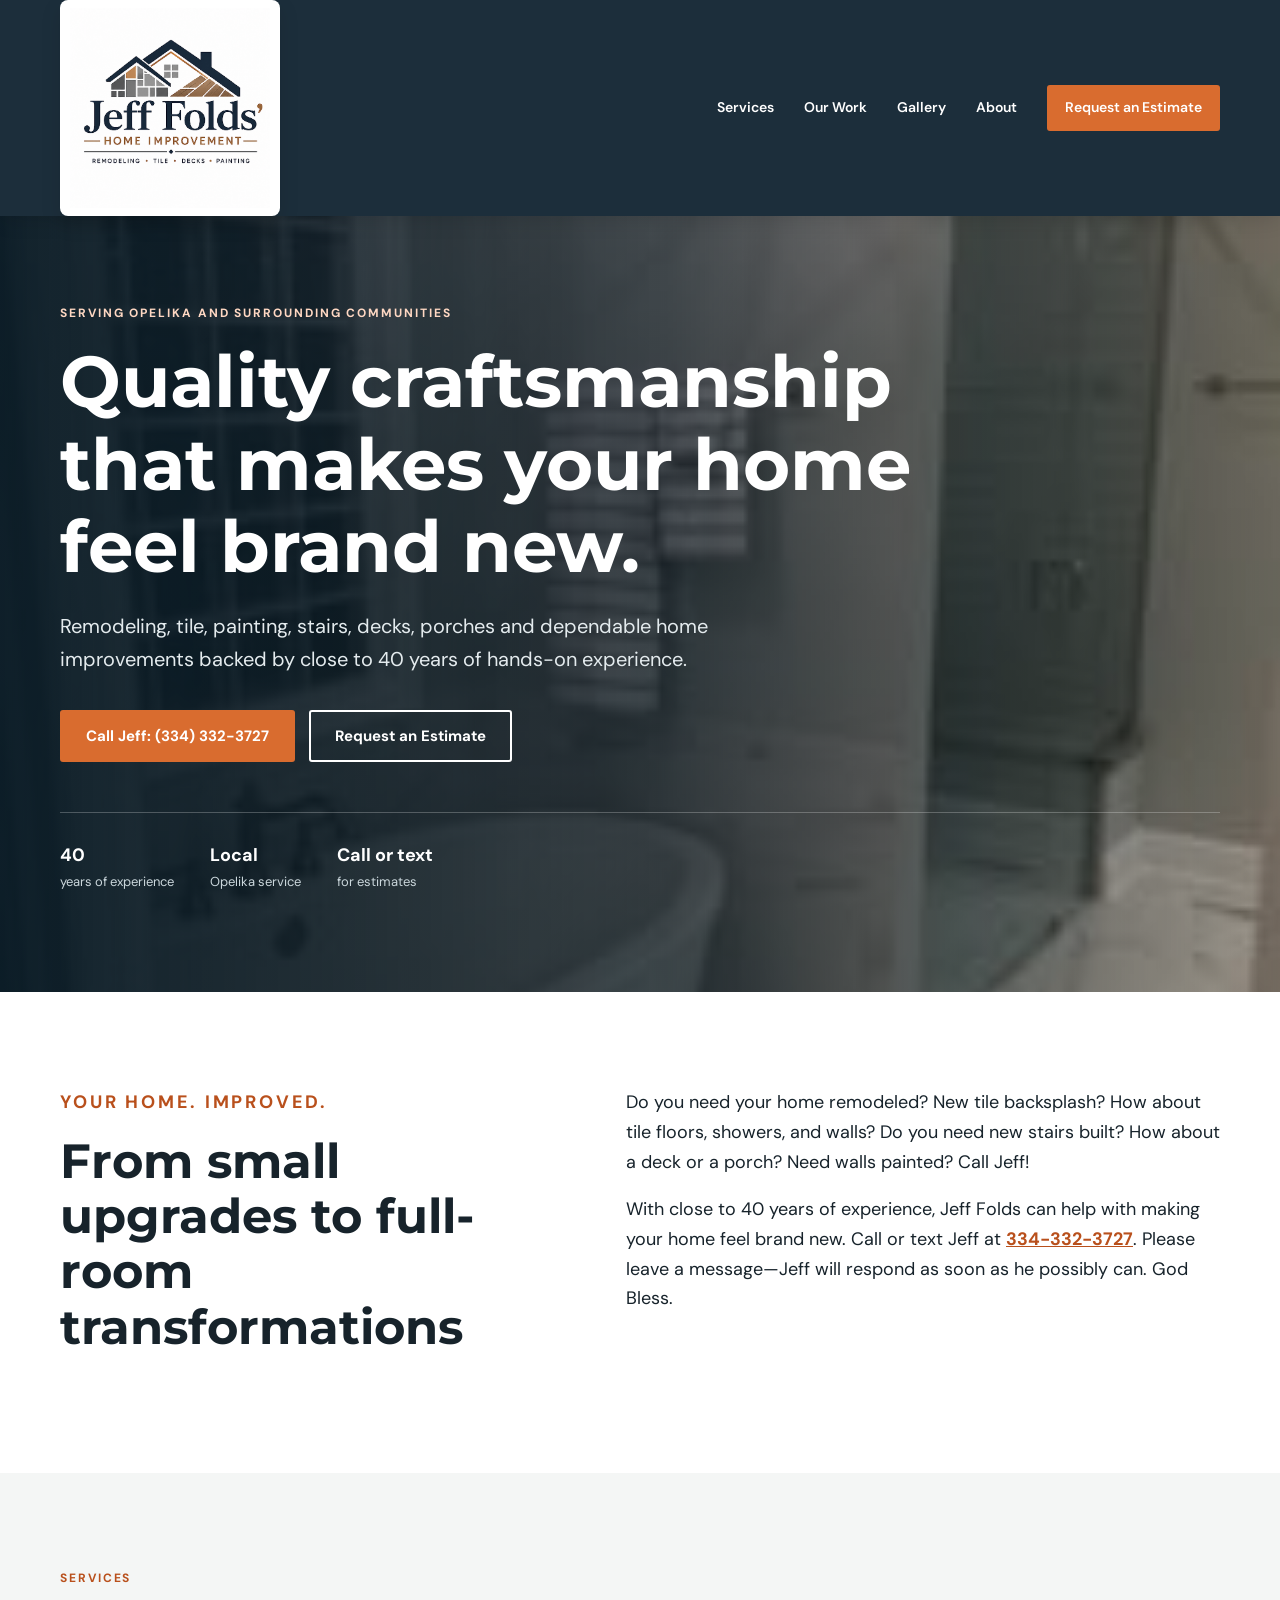
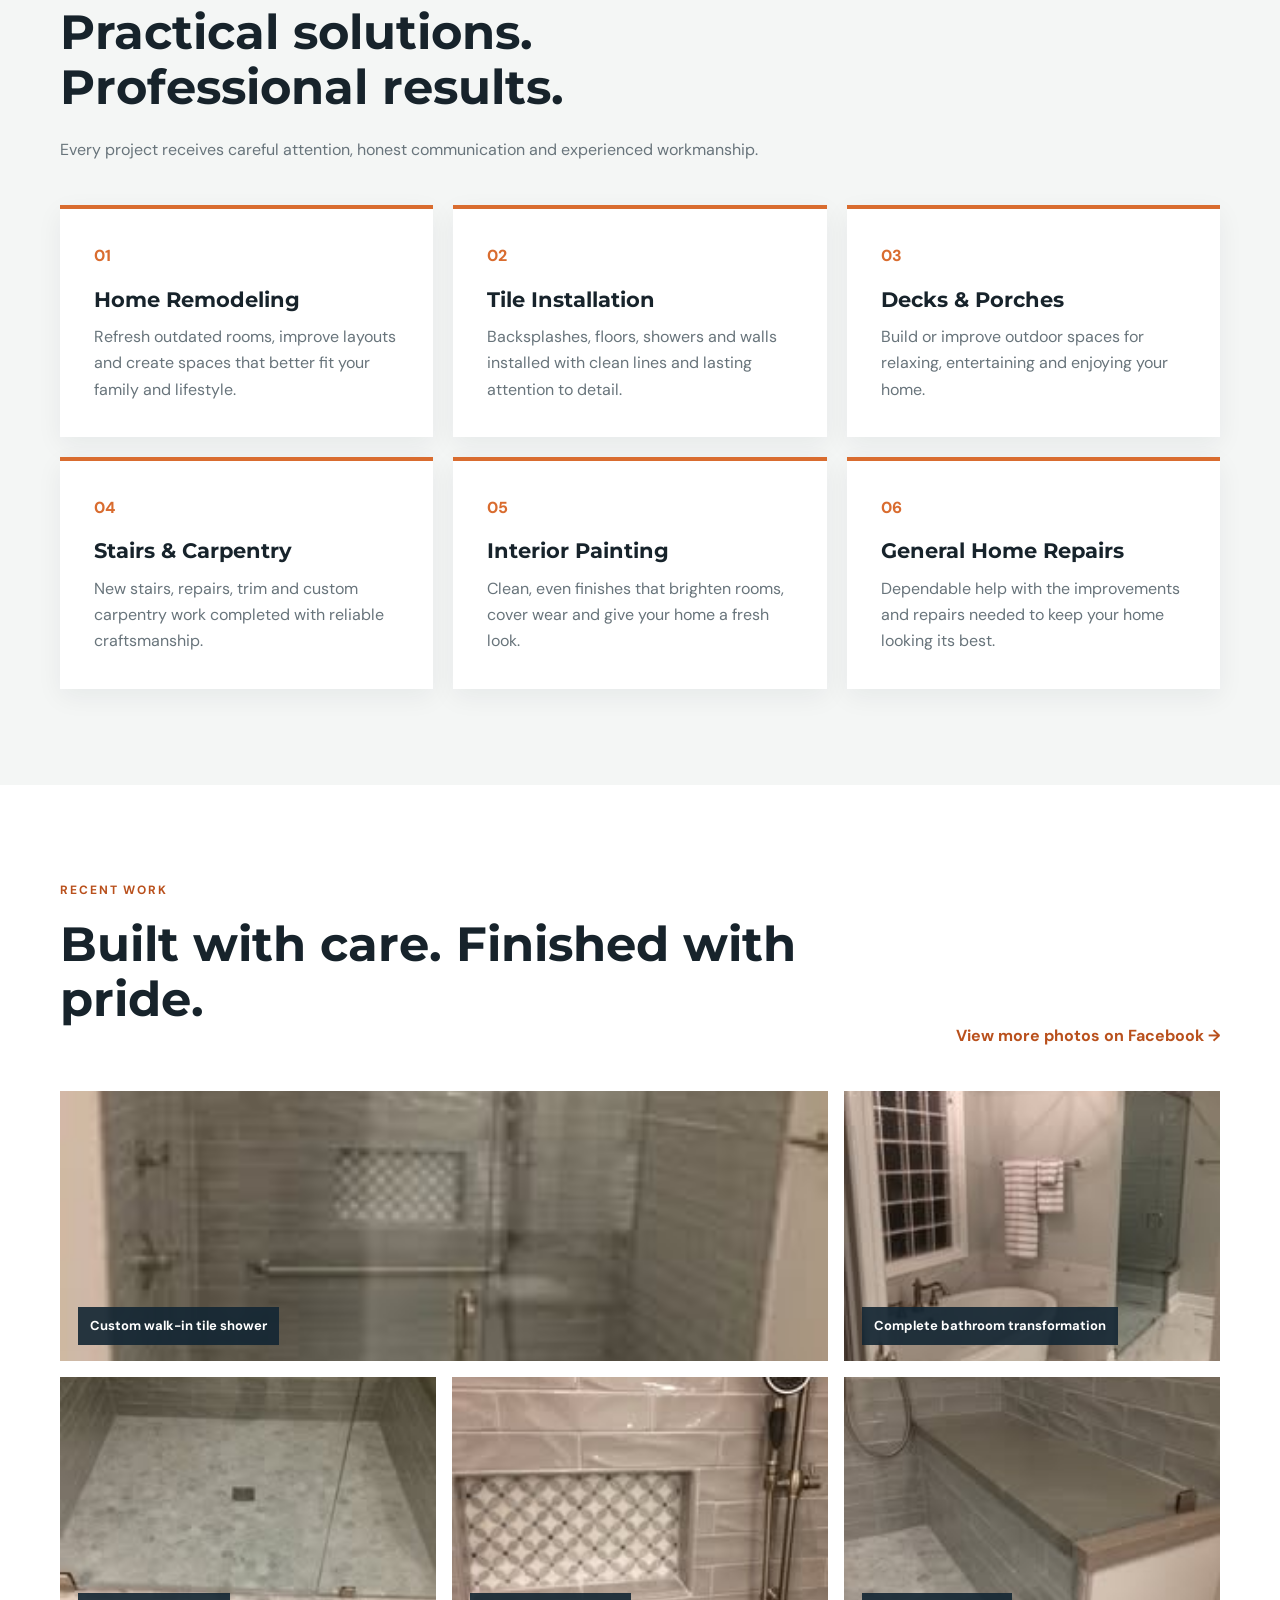
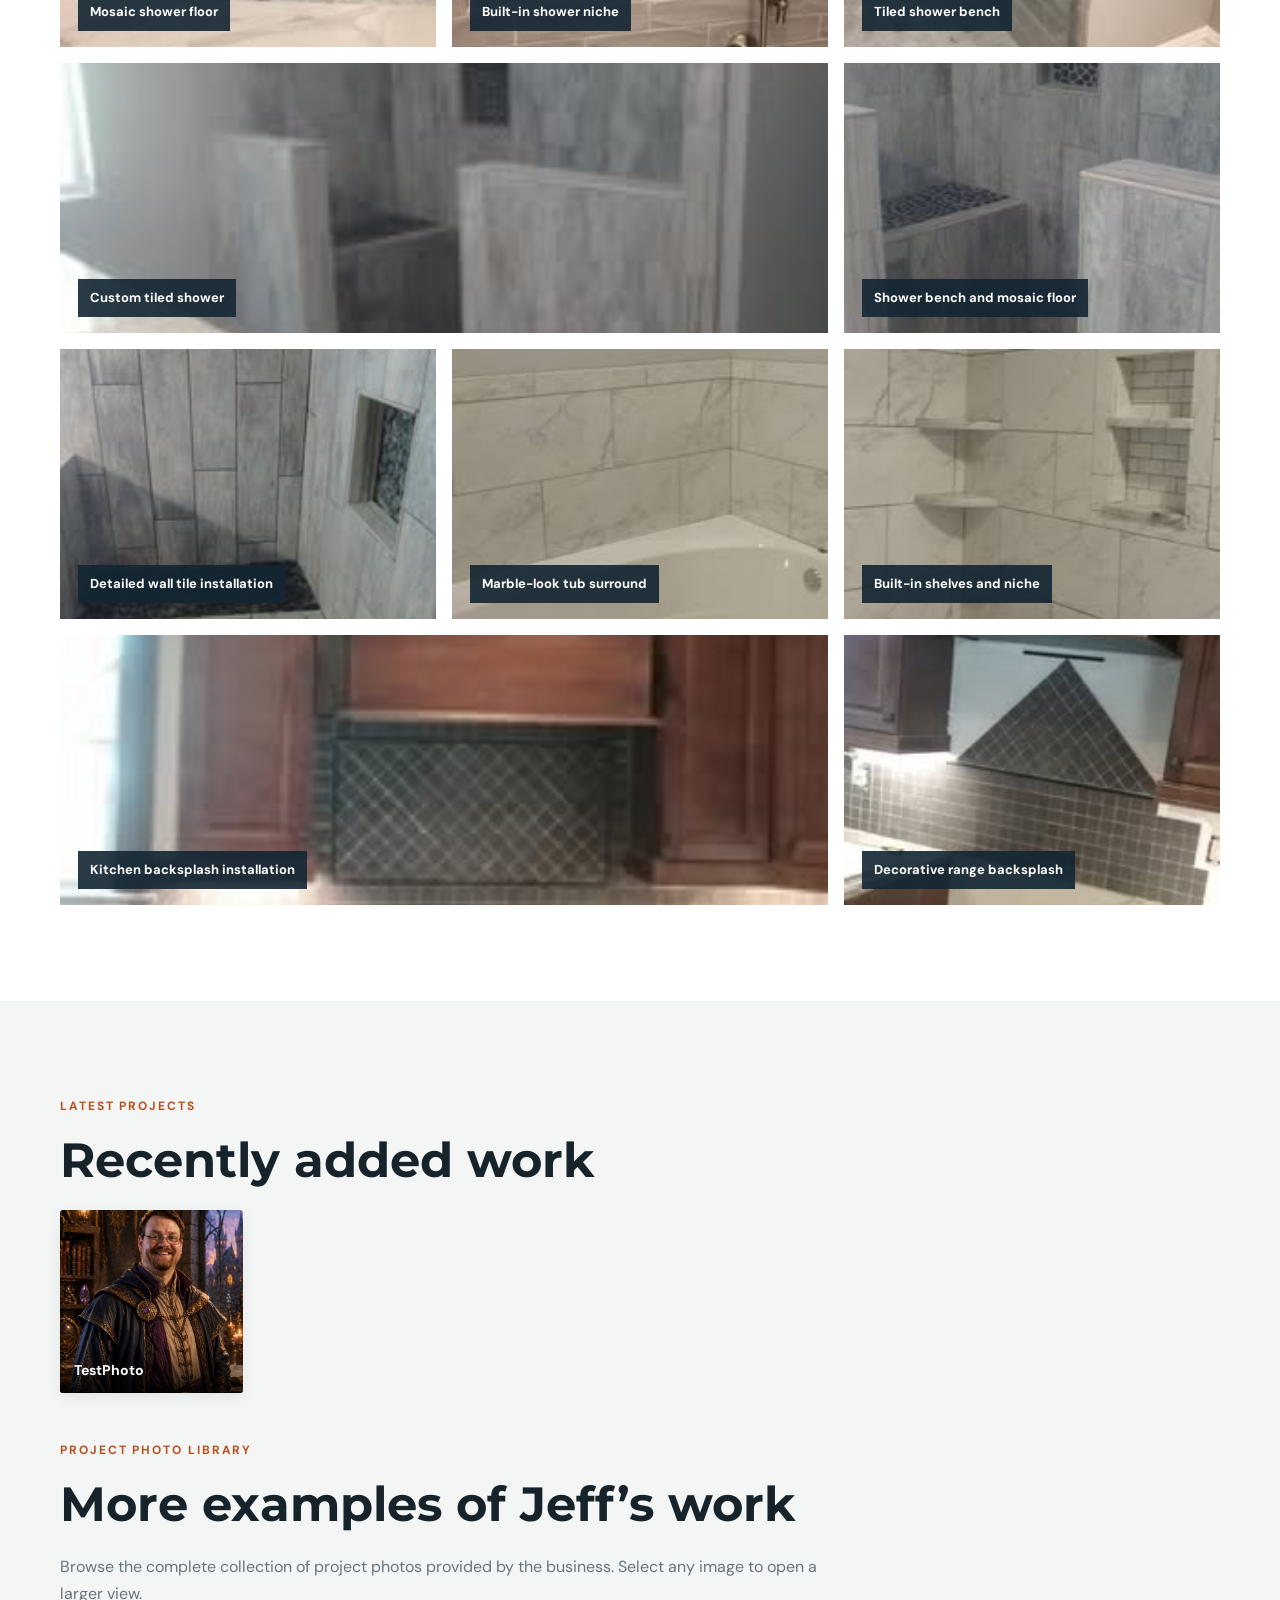
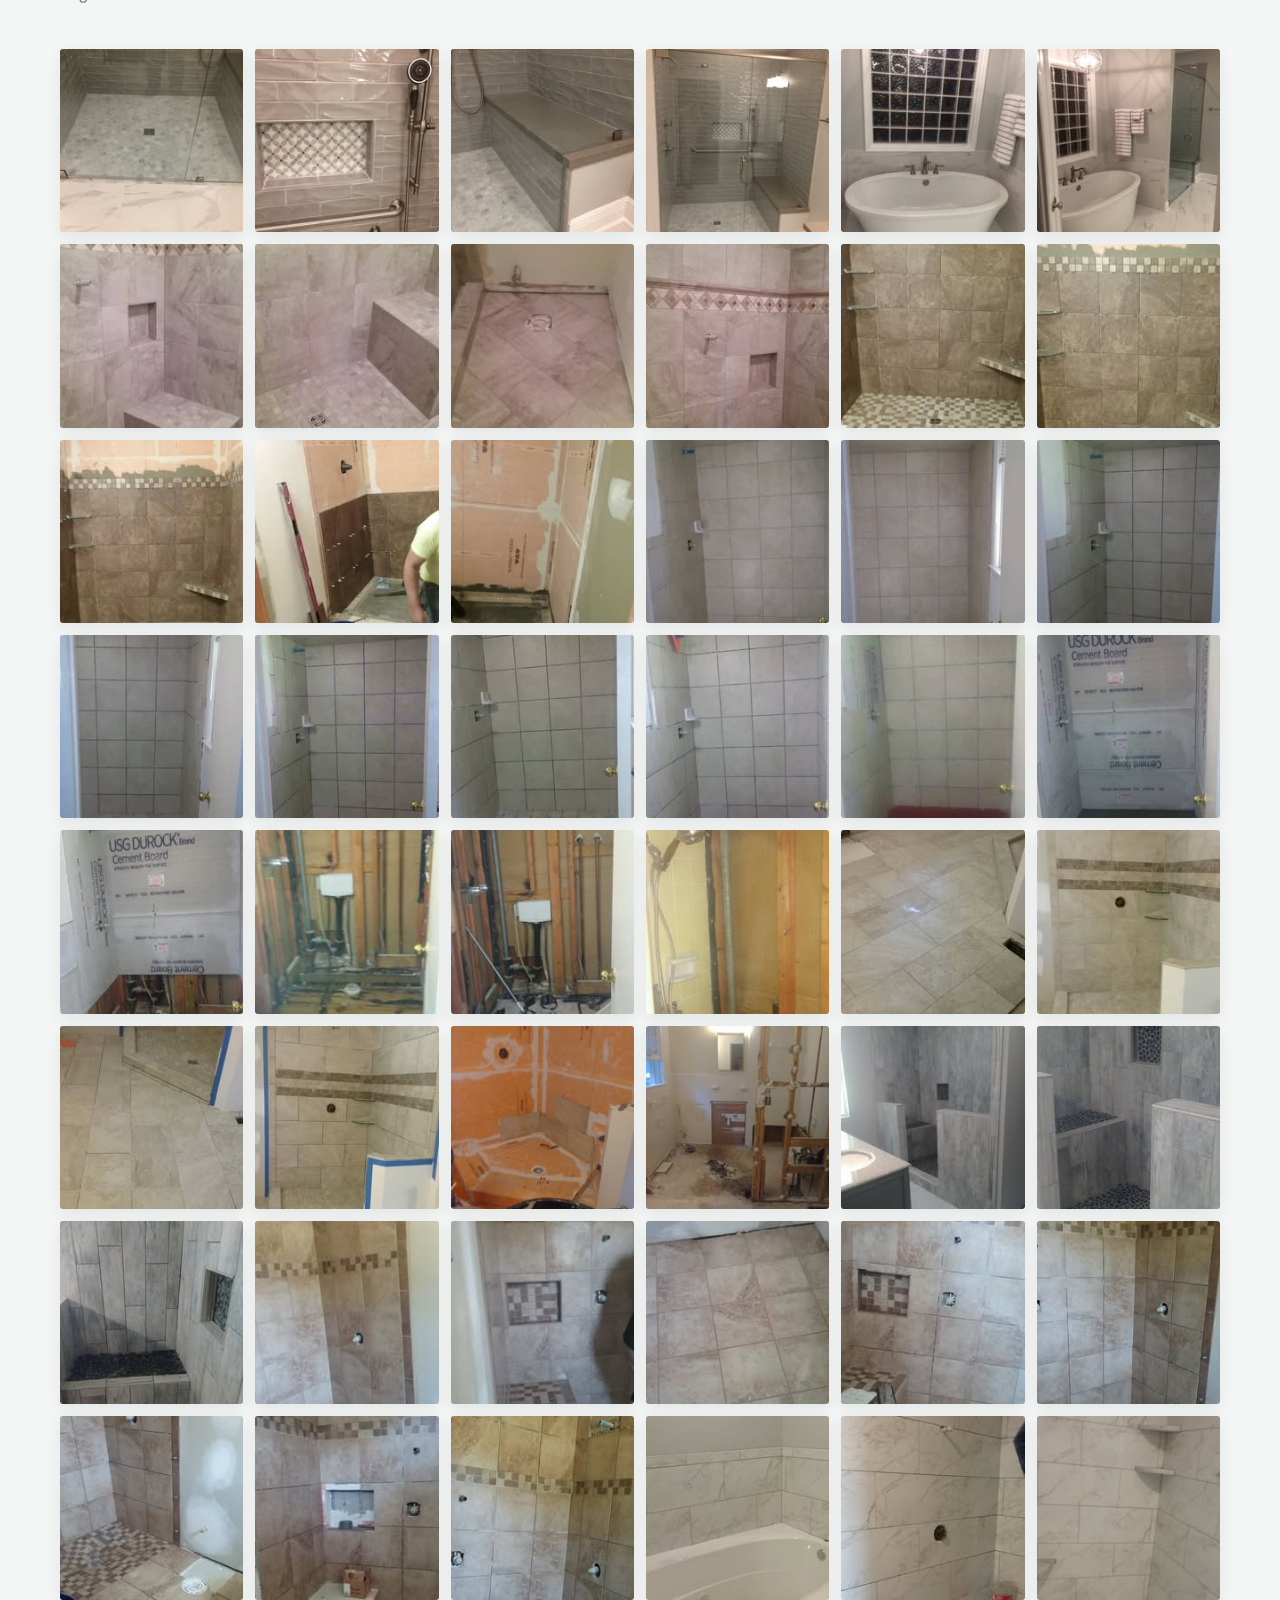
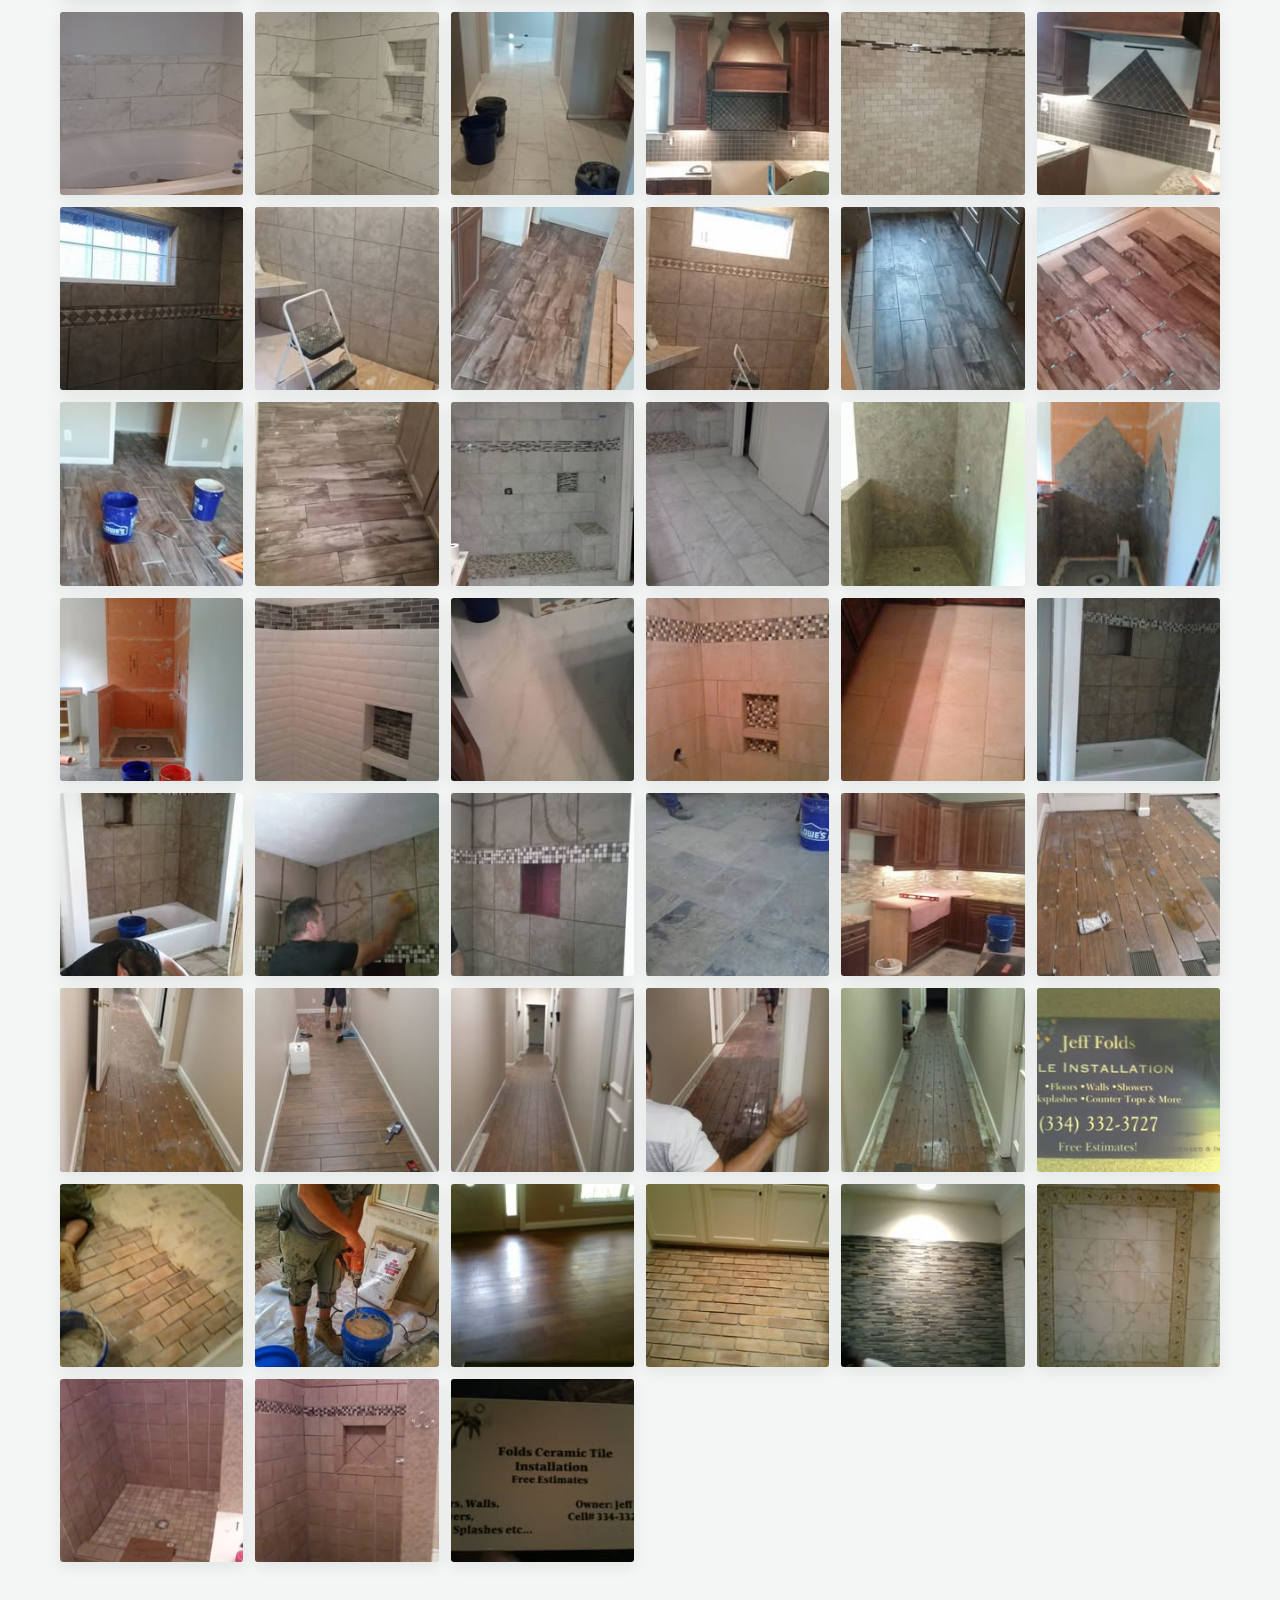
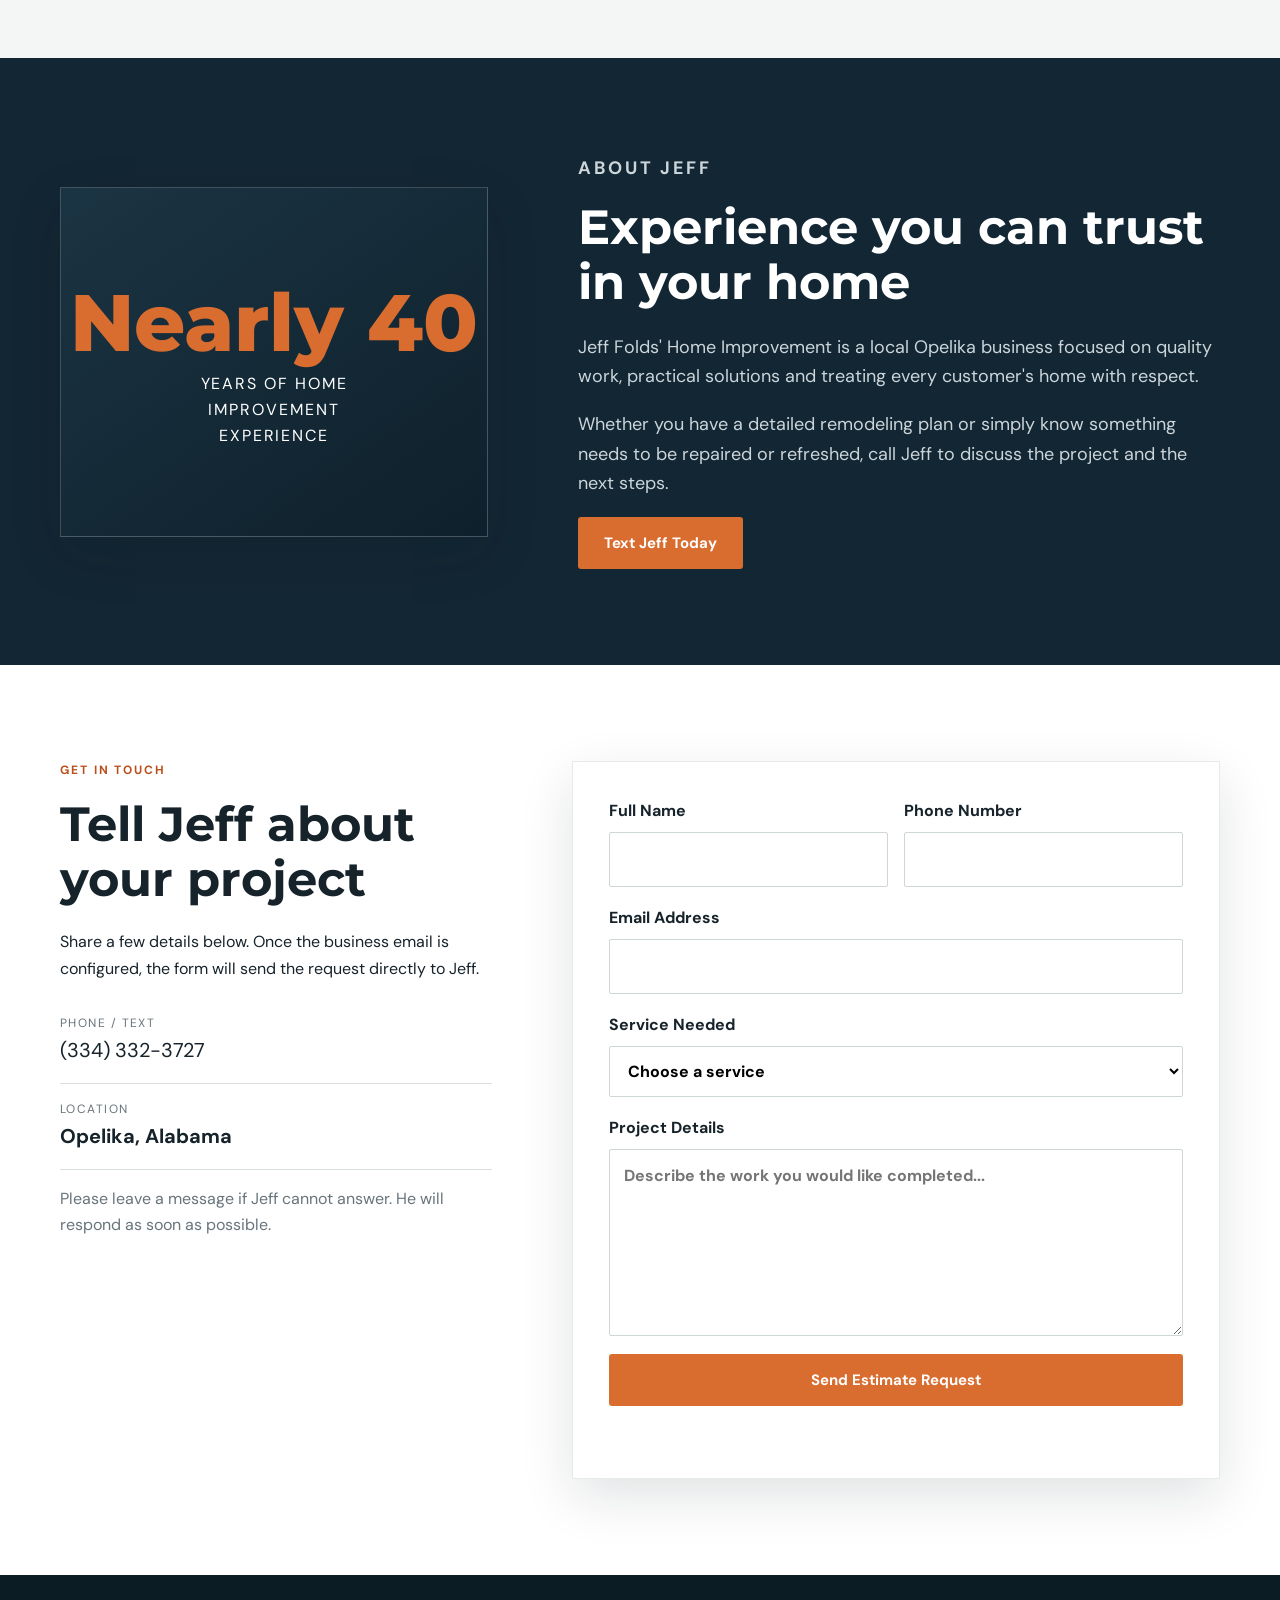
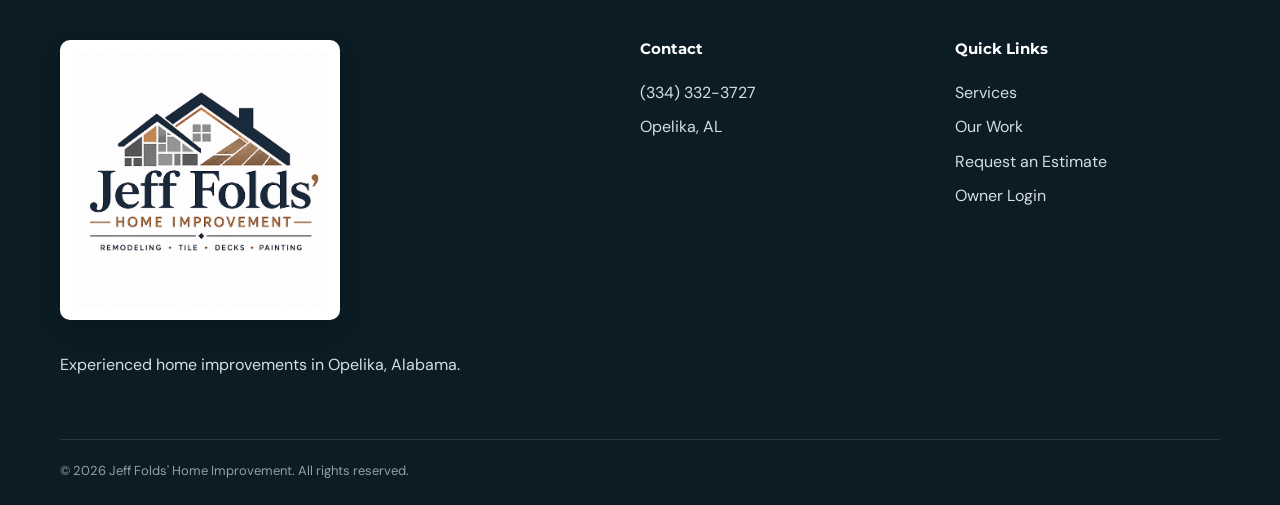
<file: index.html>
<!DOCTYPE html>

<html lang="en">
<head>
<meta charset="utf-8"/>
<meta content="width=device-width, initial-scale=1.0" name="viewport"/>
<meta content="Jeff Folds' Home Improvement provides remodeling, tile, decks, porches, stairs, painting and home repair services in Opelika, Alabama." name="description"/>
<title>Jeff Folds' Home Improvement | Opelika, AL</title>
<link href="https://fonts.googleapis.com" rel="preconnect"/>
<link crossorigin="" href="https://fonts.gstatic.com" rel="preconnect"/>
<link href="https://fonts.googleapis.com/css2?family=DM+Sans:wght@400;500;600;700&amp;family=Montserrat:wght@700;800&amp;display=swap" rel="stylesheet"/>
<link href="styles.css" rel="stylesheet"/>
<script defer="" src="config.js"></script>
<script defer="" src="script.js"></script>
</head>
<body>
<a class="skip-link" href="#main">Skip to content</a>
<header class="site-header" id="top">
<div class="container nav-wrap">
<a aria-label="Jeff Folds' Home Improvement home" class="brand" href="#top">
<img alt="Jeff Folds' Home Improvement logo" class="brand-logo" src="assets/images/logo.png"/>
<span class="brand-copy"><strong>Jeff Folds'</strong><small>Home Improvement</small></span>
</a>
<button aria-expanded="false" aria-label="Open navigation" class="menu-toggle">☰</button>
<nav aria-label="Primary navigation" class="site-nav">
<a href="#services">Services</a>
<a href="#work">Our Work</a><a href="#gallery">Gallery</a>
<a href="#about">About</a>
<a class="nav-cta" href="#contact">Request an Estimate</a>
</nav>
</div>
</header>
<main id="main">
<section class="hero">
<div class="hero-overlay"></div>
<div class="container hero-content">
<!--<div class="hero-logo-card">
<img alt="Jeff Folds' Home Improvement logo" class="hero-logo" src="assets/images/logo.png"/>
</div>-->
<p class="eyebrow">Serving Opelika and surrounding communities</p>
<h1>Quality craftsmanship that makes your home feel brand new.</h1>
<p class="hero-copy">Remodeling, tile, painting, stairs, decks, porches and dependable home improvements backed by close to 40 years of hands-on experience.</p>
<div class="hero-actions">
<a class="button button-primary" href="tel:+13343323727">Call Jeff: (334) 332-3727</a>
<a class="button button-secondary" href="#contact">Request an Estimate</a>
</div>
<div aria-label="Business highlights" class="trust-row">
<span><strong>40</strong> years of experience</span>
<span><strong>Local</strong> Opelika service</span>
<span><strong>Call or text</strong> for estimates</span>
</div>
</div>
</section>
<section class="intro section">
<div class="container split">
<div>
<p class="eyebrow dark">Your home. Improved.</p>
<h2>From small upgrades to full-room transformations</h2>
</div>
<div>
<p>Do you need your home remodeled? New tile backsplash? How about tile floors, showers, and walls? Do you need new stairs built? How about a deck or a porch? Need walls painted? Call Jeff!</p>
<p>With close to 40 years of experience, Jeff Folds can help with making your home feel brand new. Call or text Jeff at <a href="tel:+13343323727">334-332-3727</a>. Please leave a message—Jeff will respond as soon as he possibly can. God Bless.</p>
</div>
</div>
</section>
<section class="services section muted" id="services">
<div class="container">
<div class="section-heading">
<p class="eyebrow dark">Services</p>
<h2>Practical solutions. Professional results.</h2>
<p>Every project receives careful attention, honest communication and experienced workmanship.</p>
</div>
<div class="service-grid">
<article class="service-card"><span>01</span><h3>Home Remodeling</h3><p>Refresh outdated rooms, improve layouts and create spaces that better fit your family and lifestyle.</p></article>
<article class="service-card"><span>02</span><h3>Tile Installation</h3><p>Backsplashes, floors, showers and walls installed with clean lines and lasting attention to detail.</p></article>
<article class="service-card"><span>03</span><h3>Decks &amp; Porches</h3><p>Build or improve outdoor spaces for relaxing, entertaining and enjoying your home.</p></article>
<article class="service-card"><span>04</span><h3>Stairs &amp; Carpentry</h3><p>New stairs, repairs, trim and custom carpentry work completed with reliable craftsmanship.</p></article>
<article class="service-card"><span>05</span><h3>Interior Painting</h3><p>Clean, even finishes that brighten rooms, cover wear and give your home a fresh look.</p></article>
<article class="service-card"><span>06</span><h3>General Home Repairs</h3><p>Dependable help with the improvements and repairs needed to keep your home looking its best.</p></article>
</div>
</div>
</section>
<section class="work section" id="work">
<div class="container">
<div class="section-heading row-heading">
<div><p class="eyebrow dark">Recent Work</p><h2>Built with care. Finished with pride.</h2></div>
<a class="text-link" href="https://www.facebook.com/profile.php?id=100057610203064&amp;sk=photos" rel="noopener" target="_blank">View more photos on Facebook →</a>
</div>
<div class="gallery"><figure class="gallery-item gallery-wide"><a aria-label="Open larger photo: Custom walk-in tile shower" href="assets/images/project-004.jpg" rel="noopener" target="_blank"><img alt="Custom walk-in tile shower" decoding="async" loading="lazy" src="assets/images/project-004.jpg"/></a><figcaption>Custom walk-in tile shower</figcaption></figure><figure class="gallery-item"><a aria-label="Open larger photo: Complete bathroom transformation" href="assets/images/project-006.jpg" rel="noopener" target="_blank"><img alt="Complete bathroom transformation" decoding="async" loading="lazy" src="assets/images/project-006.jpg"/></a><figcaption>Complete bathroom transformation</figcaption></figure><figure class="gallery-item"><a aria-label="Open larger photo: Mosaic shower floor" href="assets/images/project-001.jpg" rel="noopener" target="_blank"><img alt="Mosaic shower floor" decoding="async" loading="lazy" src="assets/images/project-001.jpg"/></a><figcaption>Mosaic shower floor</figcaption></figure><figure class="gallery-item"><a aria-label="Open larger photo: Built-in shower niche" href="assets/images/project-002.jpg" rel="noopener" target="_blank"><img alt="Built-in shower niche" decoding="async" loading="lazy" src="assets/images/project-002.jpg"/></a><figcaption>Built-in shower niche</figcaption></figure><figure class="gallery-item"><a aria-label="Open larger photo: Tiled shower bench" href="assets/images/project-003.jpg" rel="noopener" target="_blank"><img alt="Tiled shower bench" decoding="async" loading="lazy" src="assets/images/project-003.jpg"/></a><figcaption>Tiled shower bench</figcaption></figure><figure class="gallery-item gallery-wide"><a aria-label="Open larger photo: Custom tiled shower" href="assets/images/project-035.jpg" rel="noopener" target="_blank"><img alt="Custom tiled shower" decoding="async" loading="lazy" src="assets/images/project-035.jpg"/></a><figcaption>Custom tiled shower</figcaption></figure><figure class="gallery-item"><a aria-label="Open larger photo: Shower bench and mosaic floor" href="assets/images/project-036.jpg" rel="noopener" target="_blank"><img alt="Shower bench and mosaic floor" decoding="async" loading="lazy" src="assets/images/project-036.jpg"/></a><figcaption>Shower bench and mosaic floor</figcaption></figure><figure class="gallery-item"><a aria-label="Open larger photo: Detailed wall tile installation" href="assets/images/project-037.jpg" rel="noopener" target="_blank"><img alt="Detailed wall tile installation" decoding="async" loading="lazy" src="assets/images/project-037.jpg"/></a><figcaption>Detailed wall tile installation</figcaption></figure><figure class="gallery-item"><a aria-label="Open larger photo: Marble-look tub surround" href="assets/images/project-046.jpg" rel="noopener" target="_blank"><img alt="Marble-look tub surround" decoding="async" loading="lazy" src="assets/images/project-046.jpg"/></a><figcaption>Marble-look tub surround</figcaption></figure><figure class="gallery-item"><a aria-label="Open larger photo: Built-in shelves and niche" href="assets/images/project-050.jpg" rel="noopener" target="_blank"><img alt="Built-in shelves and niche" decoding="async" loading="lazy" src="assets/images/project-050.jpg"/></a><figcaption>Built-in shelves and niche</figcaption></figure><figure class="gallery-item gallery-wide"><a aria-label="Open larger photo: Kitchen backsplash installation" href="assets/images/project-052.jpg" rel="noopener" target="_blank"><img alt="Kitchen backsplash installation" decoding="async" loading="lazy" src="assets/images/project-052.jpg"/></a><figcaption>Kitchen backsplash installation</figcaption></figure><figure class="gallery-item"><a aria-label="Open larger photo: Decorative range backsplash" href="assets/images/project-054.jpg" rel="noopener" target="_blank"><img alt="Decorative range backsplash" decoding="async" loading="lazy" src="assets/images/project-054.jpg"/></a><figcaption>Decorative range backsplash</figcaption></figure></div>
</div>
</section><section class="photo-library section muted" id="gallery"><div class="container"><div class="latest-uploads" hidden="" id="latestUploads">
<div class="section-heading compact-heading"><p class="eyebrow dark">Latest Projects</p><h2>Recently added work</h2></div>
<div aria-live="polite" class="photo-grid dynamic-gallery" id="dynamicGallery"></div>
</div><div class="section-heading"><p class="eyebrow dark">Project Photo Library</p><h2>More examples of Jeff’s work</h2><p>Browse the complete collection of project photos provided by the business. Select any image to open a larger view.</p></div><div class="photo-grid"><a aria-label="Open project photo 1" class="photo-thumb" href="assets/images/project-001.jpg" rel="noopener" target="_blank"><img alt="Jeff Folds home improvement project photo 1" decoding="async" loading="lazy" src="assets/images/project-001.jpg"/></a><a aria-label="Open project photo 2" class="photo-thumb" href="assets/images/project-002.jpg" rel="noopener" target="_blank"><img alt="Jeff Folds home improvement project photo 2" decoding="async" loading="lazy" src="assets/images/project-002.jpg"/></a><a aria-label="Open project photo 3" class="photo-thumb" href="assets/images/project-003.jpg" rel="noopener" target="_blank"><img alt="Jeff Folds home improvement project photo 3" decoding="async" loading="lazy" src="assets/images/project-003.jpg"/></a><a aria-label="Open project photo 4" class="photo-thumb" href="assets/images/project-004.jpg" rel="noopener" target="_blank"><img alt="Jeff Folds home improvement project photo 4" decoding="async" loading="lazy" src="assets/images/project-004.jpg"/></a><a aria-label="Open project photo 5" class="photo-thumb" href="assets/images/project-005.jpg" rel="noopener" target="_blank"><img alt="Jeff Folds home improvement project photo 5" decoding="async" loading="lazy" src="assets/images/project-005.jpg"/></a><a aria-label="Open project photo 6" class="photo-thumb" href="assets/images/project-006.jpg" rel="noopener" target="_blank"><img alt="Jeff Folds home improvement project photo 6" decoding="async" loading="lazy" src="assets/images/project-006.jpg"/></a><a aria-label="Open project photo 7" class="photo-thumb" href="assets/images/project-007.jpg" rel="noopener" target="_blank"><img alt="Jeff Folds home improvement project photo 7" decoding="async" loading="lazy" src="assets/images/project-007.jpg"/></a><a aria-label="Open project photo 8" class="photo-thumb" href="assets/images/project-008.jpg" rel="noopener" target="_blank"><img alt="Jeff Folds home improvement project photo 8" decoding="async" loading="lazy" src="assets/images/project-008.jpg"/></a><a aria-label="Open project photo 9" class="photo-thumb" href="assets/images/project-009.jpg" rel="noopener" target="_blank"><img alt="Jeff Folds home improvement project photo 9" decoding="async" loading="lazy" src="assets/images/project-009.jpg"/></a><a aria-label="Open project photo 10" class="photo-thumb" href="assets/images/project-010.jpg" rel="noopener" target="_blank"><img alt="Jeff Folds home improvement project photo 10" decoding="async" loading="lazy" src="assets/images/project-010.jpg"/></a><a aria-label="Open project photo 11" class="photo-thumb" href="assets/images/project-011.jpg" rel="noopener" target="_blank"><img alt="Jeff Folds home improvement project photo 11" decoding="async" loading="lazy" src="assets/images/project-011.jpg"/></a><a aria-label="Open project photo 12" class="photo-thumb" href="assets/images/project-012.jpg" rel="noopener" target="_blank"><img alt="Jeff Folds home improvement project photo 12" decoding="async" loading="lazy" src="assets/images/project-012.jpg"/></a><a aria-label="Open project photo 13" class="photo-thumb" href="assets/images/project-013.jpg" rel="noopener" target="_blank"><img alt="Jeff Folds home improvement project photo 13" decoding="async" loading="lazy" src="assets/images/project-013.jpg"/></a><a aria-label="Open project photo 14" class="photo-thumb" href="assets/images/project-014.jpg" rel="noopener" target="_blank"><img alt="Jeff Folds home improvement project photo 14" decoding="async" loading="lazy" src="assets/images/project-014.jpg"/></a><a aria-label="Open project photo 15" class="photo-thumb" href="assets/images/project-015.jpg" rel="noopener" target="_blank"><img alt="Jeff Folds home improvement project photo 15" decoding="async" loading="lazy" src="assets/images/project-015.jpg"/></a><a aria-label="Open project photo 16" class="photo-thumb" href="assets/images/project-016.jpg" rel="noopener" target="_blank"><img alt="Jeff Folds home improvement project photo 16" decoding="async" loading="lazy" src="assets/images/project-016.jpg"/></a><a aria-label="Open project photo 17" class="photo-thumb" href="assets/images/project-017.jpg" rel="noopener" target="_blank"><img alt="Jeff Folds home improvement project photo 17" decoding="async" loading="lazy" src="assets/images/project-017.jpg"/></a><a aria-label="Open project photo 18" class="photo-thumb" href="assets/images/project-018.jpg" rel="noopener" target="_blank"><img alt="Jeff Folds home improvement project photo 18" decoding="async" loading="lazy" src="assets/images/project-018.jpg"/></a><a aria-label="Open project photo 19" class="photo-thumb" href="assets/images/project-019.jpg" rel="noopener" target="_blank"><img alt="Jeff Folds home improvement project photo 19" decoding="async" loading="lazy" src="assets/images/project-019.jpg"/></a><a aria-label="Open project photo 20" class="photo-thumb" href="assets/images/project-020.jpg" rel="noopener" target="_blank"><img alt="Jeff Folds home improvement project photo 20" decoding="async" loading="lazy" src="assets/images/project-020.jpg"/></a><a aria-label="Open project photo 21" class="photo-thumb" href="assets/images/project-021.jpg" rel="noopener" target="_blank"><img alt="Jeff Folds home improvement project photo 21" decoding="async" loading="lazy" src="assets/images/project-021.jpg"/></a><a aria-label="Open project photo 22" class="photo-thumb" href="assets/images/project-022.jpg" rel="noopener" target="_blank"><img alt="Jeff Folds home improvement project photo 22" decoding="async" loading="lazy" src="assets/images/project-022.jpg"/></a><a aria-label="Open project photo 23" class="photo-thumb" href="assets/images/project-023.jpg" rel="noopener" target="_blank"><img alt="Jeff Folds home improvement project photo 23" decoding="async" loading="lazy" src="assets/images/project-023.jpg"/></a><a aria-label="Open project photo 24" class="photo-thumb" href="assets/images/project-024.jpg" rel="noopener" target="_blank"><img alt="Jeff Folds home improvement project photo 24" decoding="async" loading="lazy" src="assets/images/project-024.jpg"/></a><a aria-label="Open project photo 25" class="photo-thumb" href="assets/images/project-025.jpg" rel="noopener" target="_blank"><img alt="Jeff Folds home improvement project photo 25" decoding="async" loading="lazy" src="assets/images/project-025.jpg"/></a><a aria-label="Open project photo 26" class="photo-thumb" href="assets/images/project-026.jpg" rel="noopener" target="_blank"><img alt="Jeff Folds home improvement project photo 26" decoding="async" loading="lazy" src="assets/images/project-026.jpg"/></a><a aria-label="Open project photo 27" class="photo-thumb" href="assets/images/project-027.jpg" rel="noopener" target="_blank"><img alt="Jeff Folds home improvement project photo 27" decoding="async" loading="lazy" src="assets/images/project-027.jpg"/></a><a aria-label="Open project photo 28" class="photo-thumb" href="assets/images/project-028.jpg" rel="noopener" target="_blank"><img alt="Jeff Folds home improvement project photo 28" decoding="async" loading="lazy" src="assets/images/project-028.jpg"/></a><a aria-label="Open project photo 29" class="photo-thumb" href="assets/images/project-029.jpg" rel="noopener" target="_blank"><img alt="Jeff Folds home improvement project photo 29" decoding="async" loading="lazy" src="assets/images/project-029.jpg"/></a><a aria-label="Open project photo 30" class="photo-thumb" href="assets/images/project-030.jpg" rel="noopener" target="_blank"><img alt="Jeff Folds home improvement project photo 30" decoding="async" loading="lazy" src="assets/images/project-030.jpg"/></a><a aria-label="Open project photo 31" class="photo-thumb" href="assets/images/project-031.jpg" rel="noopener" target="_blank"><img alt="Jeff Folds home improvement project photo 31" decoding="async" loading="lazy" src="assets/images/project-031.jpg"/></a><a aria-label="Open project photo 32" class="photo-thumb" href="assets/images/project-032.jpg" rel="noopener" target="_blank"><img alt="Jeff Folds home improvement project photo 32" decoding="async" loading="lazy" src="assets/images/project-032.jpg"/></a><a aria-label="Open project photo 33" class="photo-thumb" href="assets/images/project-033.jpg" rel="noopener" target="_blank"><img alt="Jeff Folds home improvement project photo 33" decoding="async" loading="lazy" src="assets/images/project-033.jpg"/></a><a aria-label="Open project photo 34" class="photo-thumb" href="assets/images/project-034.jpg" rel="noopener" target="_blank"><img alt="Jeff Folds home improvement project photo 34" decoding="async" loading="lazy" src="assets/images/project-034.jpg"/></a><a aria-label="Open project photo 35" class="photo-thumb" href="assets/images/project-035.jpg" rel="noopener" target="_blank"><img alt="Jeff Folds home improvement project photo 35" decoding="async" loading="lazy" src="assets/images/project-035.jpg"/></a><a aria-label="Open project photo 36" class="photo-thumb" href="assets/images/project-036.jpg" rel="noopener" target="_blank"><img alt="Jeff Folds home improvement project photo 36" decoding="async" loading="lazy" src="assets/images/project-036.jpg"/></a><a aria-label="Open project photo 37" class="photo-thumb" href="assets/images/project-037.jpg" rel="noopener" target="_blank"><img alt="Jeff Folds home improvement project photo 37" decoding="async" loading="lazy" src="assets/images/project-037.jpg"/></a><a aria-label="Open project photo 38" class="photo-thumb" href="assets/images/project-038.jpg" rel="noopener" target="_blank"><img alt="Jeff Folds home improvement project photo 38" decoding="async" loading="lazy" src="assets/images/project-038.jpg"/></a><a aria-label="Open project photo 39" class="photo-thumb" href="assets/images/project-039.jpg" rel="noopener" target="_blank"><img alt="Jeff Folds home improvement project photo 39" decoding="async" loading="lazy" src="assets/images/project-039.jpg"/></a><a aria-label="Open project photo 40" class="photo-thumb" href="assets/images/project-040.jpg" rel="noopener" target="_blank"><img alt="Jeff Folds home improvement project photo 40" decoding="async" loading="lazy" src="assets/images/project-040.jpg"/></a><a aria-label="Open project photo 41" class="photo-thumb" href="assets/images/project-041.jpg" rel="noopener" target="_blank"><img alt="Jeff Folds home improvement project photo 41" decoding="async" loading="lazy" src="assets/images/project-041.jpg"/></a><a aria-label="Open project photo 42" class="photo-thumb" href="assets/images/project-042.jpg" rel="noopener" target="_blank"><img alt="Jeff Folds home improvement project photo 42" decoding="async" loading="lazy" src="assets/images/project-042.jpg"/></a><a aria-label="Open project photo 43" class="photo-thumb" href="assets/images/project-043.jpg" rel="noopener" target="_blank"><img alt="Jeff Folds home improvement project photo 43" decoding="async" loading="lazy" src="assets/images/project-043.jpg"/></a><a aria-label="Open project photo 44" class="photo-thumb" href="assets/images/project-044.jpg" rel="noopener" target="_blank"><img alt="Jeff Folds home improvement project photo 44" decoding="async" loading="lazy" src="assets/images/project-044.jpg"/></a><a aria-label="Open project photo 45" class="photo-thumb" href="assets/images/project-045.jpg" rel="noopener" target="_blank"><img alt="Jeff Folds home improvement project photo 45" decoding="async" loading="lazy" src="assets/images/project-045.jpg"/></a><a aria-label="Open project photo 46" class="photo-thumb" href="assets/images/project-046.jpg" rel="noopener" target="_blank"><img alt="Jeff Folds home improvement project photo 46" decoding="async" loading="lazy" src="assets/images/project-046.jpg"/></a><a aria-label="Open project photo 47" class="photo-thumb" href="assets/images/project-047.jpg" rel="noopener" target="_blank"><img alt="Jeff Folds home improvement project photo 47" decoding="async" loading="lazy" src="assets/images/project-047.jpg"/></a><a aria-label="Open project photo 48" class="photo-thumb" href="assets/images/project-048.jpg" rel="noopener" target="_blank"><img alt="Jeff Folds home improvement project photo 48" decoding="async" loading="lazy" src="assets/images/project-048.jpg"/></a><a aria-label="Open project photo 49" class="photo-thumb" href="assets/images/project-049.jpg" rel="noopener" target="_blank"><img alt="Jeff Folds home improvement project photo 49" decoding="async" loading="lazy" src="assets/images/project-049.jpg"/></a><a aria-label="Open project photo 50" class="photo-thumb" href="assets/images/project-050.jpg" rel="noopener" target="_blank"><img alt="Jeff Folds home improvement project photo 50" decoding="async" loading="lazy" src="assets/images/project-050.jpg"/></a><a aria-label="Open project photo 51" class="photo-thumb" href="assets/images/project-051.jpg" rel="noopener" target="_blank"><img alt="Jeff Folds home improvement project photo 51" decoding="async" loading="lazy" src="assets/images/project-051.jpg"/></a><a aria-label="Open project photo 52" class="photo-thumb" href="assets/images/project-052.jpg" rel="noopener" target="_blank"><img alt="Jeff Folds home improvement project photo 52" decoding="async" loading="lazy" src="assets/images/project-052.jpg"/></a><a aria-label="Open project photo 53" class="photo-thumb" href="assets/images/project-053.jpg" rel="noopener" target="_blank"><img alt="Jeff Folds home improvement project photo 53" decoding="async" loading="lazy" src="assets/images/project-053.jpg"/></a><a aria-label="Open project photo 54" class="photo-thumb" href="assets/images/project-054.jpg" rel="noopener" target="_blank"><img alt="Jeff Folds home improvement project photo 54" decoding="async" loading="lazy" src="assets/images/project-054.jpg"/></a><a aria-label="Open project photo 55" class="photo-thumb" href="assets/images/project-055.jpg" rel="noopener" target="_blank"><img alt="Jeff Folds home improvement project photo 55" decoding="async" loading="lazy" src="assets/images/project-055.jpg"/></a><a aria-label="Open project photo 56" class="photo-thumb" href="assets/images/project-056.jpg" rel="noopener" target="_blank"><img alt="Jeff Folds home improvement project photo 56" decoding="async" loading="lazy" src="assets/images/project-056.jpg"/></a><a aria-label="Open project photo 57" class="photo-thumb" href="assets/images/project-057.jpg" rel="noopener" target="_blank"><img alt="Jeff Folds home improvement project photo 57" decoding="async" loading="lazy" src="assets/images/project-057.jpg"/></a><a aria-label="Open project photo 58" class="photo-thumb" href="assets/images/project-058.jpg" rel="noopener" target="_blank"><img alt="Jeff Folds home improvement project photo 58" decoding="async" loading="lazy" src="assets/images/project-058.jpg"/></a><a aria-label="Open project photo 59" class="photo-thumb" href="assets/images/project-059.jpg" rel="noopener" target="_blank"><img alt="Jeff Folds home improvement project photo 59" decoding="async" loading="lazy" src="assets/images/project-059.jpg"/></a><a aria-label="Open project photo 60" class="photo-thumb" href="assets/images/project-060.jpg" rel="noopener" target="_blank"><img alt="Jeff Folds home improvement project photo 60" decoding="async" loading="lazy" src="assets/images/project-060.jpg"/></a><a aria-label="Open project photo 61" class="photo-thumb" href="assets/images/project-061.jpg" rel="noopener" target="_blank"><img alt="Jeff Folds home improvement project photo 61" decoding="async" loading="lazy" src="assets/images/project-061.jpg"/></a><a aria-label="Open project photo 62" class="photo-thumb" href="assets/images/project-062.jpg" rel="noopener" target="_blank"><img alt="Jeff Folds home improvement project photo 62" decoding="async" loading="lazy" src="assets/images/project-062.jpg"/></a><a aria-label="Open project photo 63" class="photo-thumb" href="assets/images/project-063.jpg" rel="noopener" target="_blank"><img alt="Jeff Folds home improvement project photo 63" decoding="async" loading="lazy" src="assets/images/project-063.jpg"/></a><a aria-label="Open project photo 64" class="photo-thumb" href="assets/images/project-064.jpg" rel="noopener" target="_blank"><img alt="Jeff Folds home improvement project photo 64" decoding="async" loading="lazy" src="assets/images/project-064.jpg"/></a><a aria-label="Open project photo 65" class="photo-thumb" href="assets/images/project-065.jpg" rel="noopener" target="_blank"><img alt="Jeff Folds home improvement project photo 65" decoding="async" loading="lazy" src="assets/images/project-065.jpg"/></a><a aria-label="Open project photo 66" class="photo-thumb" href="assets/images/project-066.jpg" rel="noopener" target="_blank"><img alt="Jeff Folds home improvement project photo 66" decoding="async" loading="lazy" src="assets/images/project-066.jpg"/></a><a aria-label="Open project photo 67" class="photo-thumb" href="assets/images/project-067.jpg" rel="noopener" target="_blank"><img alt="Jeff Folds home improvement project photo 67" decoding="async" loading="lazy" src="assets/images/project-067.jpg"/></a><a aria-label="Open project photo 68" class="photo-thumb" href="assets/images/project-068.jpg" rel="noopener" target="_blank"><img alt="Jeff Folds home improvement project photo 68" decoding="async" loading="lazy" src="assets/images/project-068.jpg"/></a><a aria-label="Open project photo 69" class="photo-thumb" href="assets/images/project-069.jpg" rel="noopener" target="_blank"><img alt="Jeff Folds home improvement project photo 69" decoding="async" loading="lazy" src="assets/images/project-069.jpg"/></a><a aria-label="Open project photo 70" class="photo-thumb" href="assets/images/project-070.jpg" rel="noopener" target="_blank"><img alt="Jeff Folds home improvement project photo 70" decoding="async" loading="lazy" src="assets/images/project-070.jpg"/></a><a aria-label="Open project photo 71" class="photo-thumb" href="assets/images/project-071.jpg" rel="noopener" target="_blank"><img alt="Jeff Folds home improvement project photo 71" decoding="async" loading="lazy" src="assets/images/project-071.jpg"/></a><a aria-label="Open project photo 72" class="photo-thumb" href="assets/images/project-072.jpg" rel="noopener" target="_blank"><img alt="Jeff Folds home improvement project photo 72" decoding="async" loading="lazy" src="assets/images/project-072.jpg"/></a><a aria-label="Open project photo 73" class="photo-thumb" href="assets/images/project-073.jpg" rel="noopener" target="_blank"><img alt="Jeff Folds home improvement project photo 73" decoding="async" loading="lazy" src="assets/images/project-073.jpg"/></a><a aria-label="Open project photo 74" class="photo-thumb" href="assets/images/project-074.jpg" rel="noopener" target="_blank"><img alt="Jeff Folds home improvement project photo 74" decoding="async" loading="lazy" src="assets/images/project-074.jpg"/></a><a aria-label="Open project photo 75" class="photo-thumb" href="assets/images/project-075.jpg" rel="noopener" target="_blank"><img alt="Jeff Folds home improvement project photo 75" decoding="async" loading="lazy" src="assets/images/project-075.jpg"/></a><a aria-label="Open project photo 76" class="photo-thumb" href="assets/images/project-076.jpg" rel="noopener" target="_blank"><img alt="Jeff Folds home improvement project photo 76" decoding="async" loading="lazy" src="assets/images/project-076.jpg"/></a><a aria-label="Open project photo 77" class="photo-thumb" href="assets/images/project-077.jpg" rel="noopener" target="_blank"><img alt="Jeff Folds home improvement project photo 77" decoding="async" loading="lazy" src="assets/images/project-077.jpg"/></a><a aria-label="Open project photo 78" class="photo-thumb" href="assets/images/project-078.jpg" rel="noopener" target="_blank"><img alt="Jeff Folds home improvement project photo 78" decoding="async" loading="lazy" src="assets/images/project-078.jpg"/></a><a aria-label="Open project photo 79" class="photo-thumb" href="assets/images/project-079.jpg" rel="noopener" target="_blank"><img alt="Jeff Folds home improvement project photo 79" decoding="async" loading="lazy" src="assets/images/project-079.jpg"/></a><a aria-label="Open project photo 80" class="photo-thumb" href="assets/images/project-080.jpg" rel="noopener" target="_blank"><img alt="Jeff Folds home improvement project photo 80" decoding="async" loading="lazy" src="assets/images/project-080.jpg"/></a><a aria-label="Open project photo 81" class="photo-thumb" href="assets/images/project-081.jpg" rel="noopener" target="_blank"><img alt="Jeff Folds home improvement project photo 81" decoding="async" loading="lazy" src="assets/images/project-081.jpg"/></a><a aria-label="Open project photo 82" class="photo-thumb" href="assets/images/project-082.jpg" rel="noopener" target="_blank"><img alt="Jeff Folds home improvement project photo 82" decoding="async" loading="lazy" src="assets/images/project-082.jpg"/></a><a aria-label="Open project photo 83" class="photo-thumb" href="assets/images/project-083.jpg" rel="noopener" target="_blank"><img alt="Jeff Folds home improvement project photo 83" decoding="async" loading="lazy" src="assets/images/project-083.jpg"/></a><a aria-label="Open project photo 84" class="photo-thumb" href="assets/images/project-084.jpg" rel="noopener" target="_blank"><img alt="Jeff Folds home improvement project photo 84" decoding="async" loading="lazy" src="assets/images/project-084.jpg"/></a><a aria-label="Open project photo 85" class="photo-thumb" href="assets/images/project-085.jpg" rel="noopener" target="_blank"><img alt="Jeff Folds home improvement project photo 85" decoding="async" loading="lazy" src="assets/images/project-085.jpg"/></a><a aria-label="Open project photo 86" class="photo-thumb" href="assets/images/project-086.jpg" rel="noopener" target="_blank"><img alt="Jeff Folds home improvement project photo 86" decoding="async" loading="lazy" src="assets/images/project-086.jpg"/></a><a aria-label="Open project photo 87" class="photo-thumb" href="assets/images/project-087.jpg" rel="noopener" target="_blank"><img alt="Jeff Folds home improvement project photo 87" decoding="async" loading="lazy" src="assets/images/project-087.jpg"/></a><a aria-label="Open project photo 88" class="photo-thumb" href="assets/images/project-088.jpg" rel="noopener" target="_blank"><img alt="Jeff Folds home improvement project photo 88" decoding="async" loading="lazy" src="assets/images/project-088.jpg"/></a><a aria-label="Open project photo 89" class="photo-thumb" href="assets/images/project-089.jpg" rel="noopener" target="_blank"><img alt="Jeff Folds home improvement project photo 89" decoding="async" loading="lazy" src="assets/images/project-089.jpg"/></a><a aria-label="Open project photo 90" class="photo-thumb" href="assets/images/project-090.jpg" rel="noopener" target="_blank"><img alt="Jeff Folds home improvement project photo 90" decoding="async" loading="lazy" src="assets/images/project-090.jpg"/></a><a aria-label="Open project photo 91" class="photo-thumb" href="assets/images/project-091.jpg" rel="noopener" target="_blank"><img alt="Jeff Folds home improvement project photo 91" decoding="async" loading="lazy" src="assets/images/project-091.jpg"/></a><a aria-label="Open project photo 92" class="photo-thumb" href="assets/images/project-092.jpg" rel="noopener" target="_blank"><img alt="Jeff Folds home improvement project photo 92" decoding="async" loading="lazy" src="assets/images/project-092.jpg"/></a><a aria-label="Open project photo 93" class="photo-thumb" href="assets/images/project-093.jpg" rel="noopener" target="_blank"><img alt="Jeff Folds home improvement project photo 93" decoding="async" loading="lazy" src="assets/images/project-093.jpg"/></a></div></div></section>
<section class="about section dark-section" id="about">
<div class="container about-grid">
<div class="experience-badge"><strong>Nearly 40</strong><span>years of home improvement experience</span></div>
<div>
<p class="eyebrow">About Jeff</p>
<h2>Experience you can trust in your home</h2>
<p>Jeff Folds' Home Improvement is a local Opelika business focused on quality work, practical solutions and treating every customer's home with respect.</p>
<p>Whether you have a detailed remodeling plan or simply know something needs to be repaired or refreshed, call Jeff to discuss the project and the next steps.</p>
<a class="button button-primary" href="sms:+13343323727">Text Jeff Today</a>
</div>
</div>
</section>
<section class="contact section" id="contact">
<div class="container contact-grid">
<div class="contact-copy">
<p class="eyebrow dark">Get in touch</p>
<h2>Tell Jeff about your project</h2>
<p>Share a few details below. Once the business email is configured, the form will send the request directly to Jeff.</p>
<div class="contact-method"><span>Phone / Text</span><a href="tel:+13343323727">(334) 332-3727</a></div>
<div class="contact-method"><span>Location</span><strong>Opelika, Alabama</strong></div>
<p class="small-note">Please leave a message if Jeff cannot answer. He will respond as soon as possible.</p>
</div>
<form class="estimate-form" id="estimateForm" method="POST">
<input name="_next" type="hidden" value="https://redmarine84.github.io/JeffFoldsHomeImprovement.github.io/"/>
<input name="_subject" type="hidden" value="New website estimate request"/>
<input name="_captcha" type="hidden" value="false"/>
<div class="field-row">
<label>Full Name<input autocomplete="name" name="name" required="" type="text"/></label>
<label>Phone Number<input autocomplete="tel" name="phone" required="" type="tel"/></label>
</div>
<label>Email Address<input autocomplete="email" name="email" required="" type="email"/></label>
<label>Service Needed<select name="service" required=""><option value="">Choose a service</option><option>Home Remodeling</option><option>Tile Installation</option><option>Deck or Porch</option><option>Stairs or Carpentry</option><option>Interior Painting</option><option>General Home Repair</option><option>Other</option></select></label>
<label>Project Details<textarea name="message" placeholder="Describe the work you would like completed..." required="" rows="6"></textarea></label>
<button class="button button-primary full" type="submit">Send Estimate Request</button>
<p class="form-status" id="formStatus" role="status"></p>
</form>
</div>
</section>
</main>
<footer class="site-footer">
<div class="container footer-grid">
<div><a class="brand footer-brand footer-brand-logo" href="#top"><img alt="Jeff Folds' Home Improvement logo" class="footer-logo" src="assets/images/logo.png"/><span class="brand-copy"><strong>Jeff Folds'</strong><small>Home Improvement</small></span></a><p>Experienced home improvements in Opelika, Alabama.</p></div>
<div><h3>Contact</h3><a href="tel:+13343323727">(334) 332-3727</a><span>Opelika, AL</span></div>
<div><h3>Quick Links</h3><a href="#services">Services</a><a href="#work">Our Work</a><a href="#contact">Request an Estimate</a><a href="admin.html">Owner Login</a></div>
</div>
<div class="container footer-bottom"><span>© <span id="year"></span> Jeff Folds' Home Improvement. All rights reserved.</span></div>
</footer>
</body>
</html>
</file>
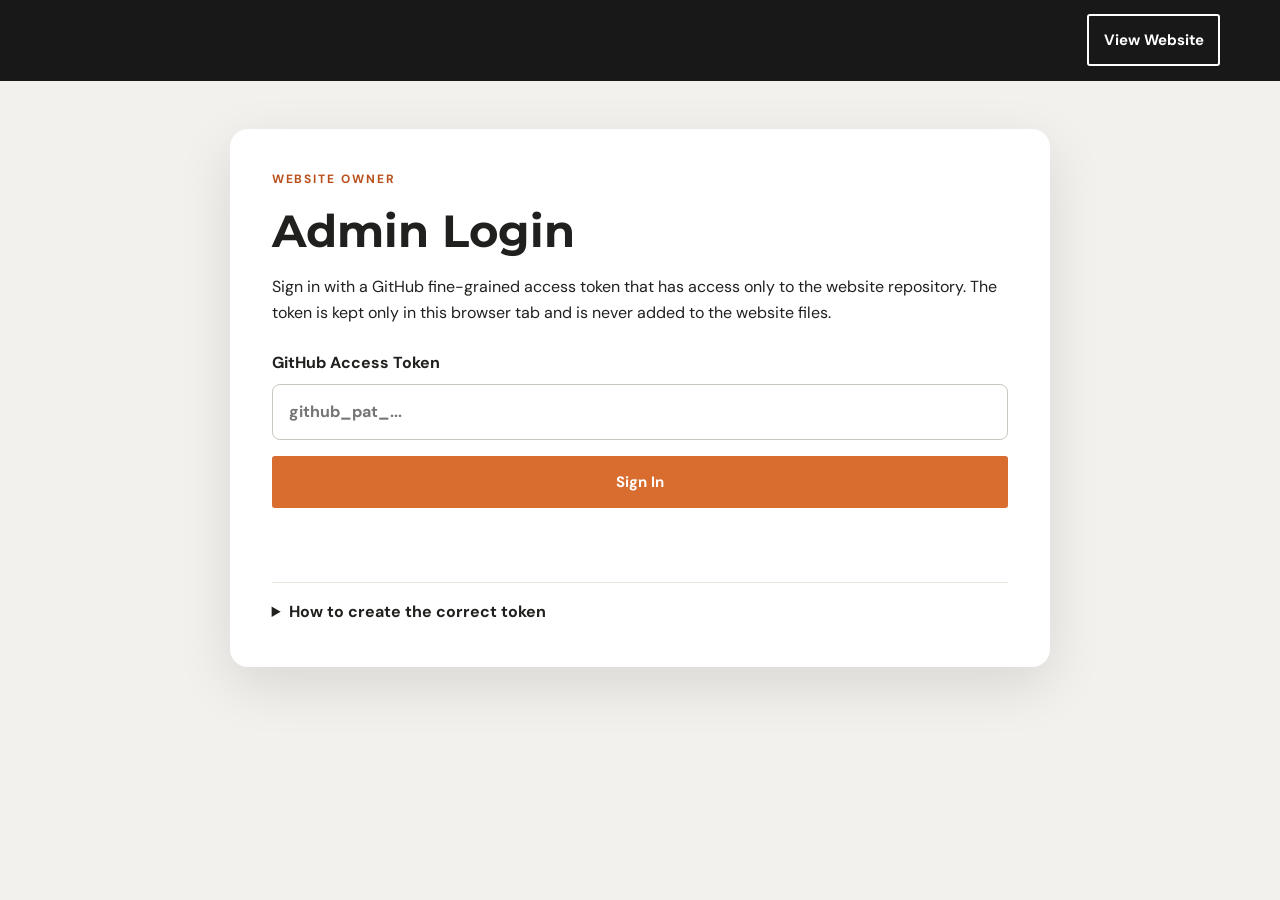
<file: admin.html>
<!DOCTYPE html>
<html lang="en">
<head>
  <meta charset="utf-8">
  <meta name="viewport" content="width=device-width, initial-scale=1">
  <meta name="robots" content="noindex,nofollow">
  <title>Owner Photo Manager | Jeff Folds' Home Improvement</title>
  <link rel="preconnect" href="https://fonts.googleapis.com">
  <link rel="preconnect" href="https://fonts.gstatic.com" crossorigin>
  <link href="https://fonts.googleapis.com/css2?family=DM+Sans:wght@400;500;600;700&family=Montserrat:wght@700;800&display=swap" rel="stylesheet">
  <link rel="stylesheet" href="styles.css">
  <link rel="stylesheet" href="admin.css">
  <script defer src="admin.js"></script>
</head>
<body class="admin-body">
  <header class="admin-header">
    <div class="container admin-nav">
      <a class="brand" href="index.html"><span class="brand-mark">JF</span><span class="brand-copy"><strong>Jeff Folds'</strong><small>Home Improvement</small></span></a>
      <a class="button button-secondary admin-site-link" href="index.html">View Website</a>
    </div>
  </header>

  <main class="container admin-main">
    <section class="admin-card" id="loginPanel">
      <p class="eyebrow dark">Website Owner</p>
      <h1>Admin Login</h1>
      <p>Sign in with a GitHub fine-grained access token that has access only to the website repository. The token is kept only in this browser tab and is never added to the website files.</p>
      <form id="loginForm" class="admin-form">
        <label>GitHub Access Token
          <input id="tokenInput" type="password" autocomplete="off" placeholder="github_pat_..." required>
        </label>
        <button class="button button-primary full" type="submit">Sign In</button>
        <p class="form-status" id="loginStatus" role="status"></p>
      </form>
      <details class="token-help">
        <summary>How to create the correct token</summary>
        <ol>
          <li>Open GitHub Settings → Developer settings → Personal access tokens → Fine-grained tokens.</li>
          <li>Grant access only to <strong>JeffFoldsHomeImprovement.github.io</strong>.</li>
          <li>Set Repository permissions → Contents to <strong>Read and write</strong>.</li>
          <li>Copy the token and paste it above. Do not email or share the token.</li>
        </ol>
      </details>
    </section>

    <section class="admin-card" id="uploadPanel" hidden>
      <div class="admin-title-row">
        <div><p class="eyebrow dark">Photo Manager</p><h1>Publish New Project Photos</h1></div>
        <button class="button button-secondary" id="logoutButton" type="button">Sign Out</button>
      </div>
      <p id="accountSummary" class="account-summary"></p>
      <form id="uploadForm" class="admin-form">
        <label>Project Title
          <input id="titleInput" type="text" maxlength="100" placeholder="Example: Custom tile shower">
        </label>
        <label>Choose Photos
          <input id="photoInput" type="file" accept="image/jpeg,image/png,image/webp" multiple required>
        </label>
        <p class="small-note">Photos are resized for the web before upload. Each selected photo will be committed to GitHub and will appear automatically in “Latest Projects.”</p>
        <div id="previewGrid" class="preview-grid"></div>
        <button class="button button-primary full" id="publishButton" type="submit">Publish Photos</button>
        <div class="upload-progress" id="progressWrap" hidden><div id="progressBar"></div></div>
        <p class="form-status" id="uploadStatus" role="status"></p>
      </form>

      <section class="library-section" aria-labelledby="libraryHeading">
        <div class="library-toolbar">
          <div>
            <p class="eyebrow dark">Website Gallery</p>
            <h2 id="libraryHeading">Manage Existing Photos</h2>
          </div>
          <button class="button button-secondary" id="refreshLibraryButton" type="button">Refresh</button>
        </div>
        <p class="small-note">Delete removes the image from the GitHub repository and from the public website gallery. This action cannot be undone unless the file is restored from Git history.</p>
        <p class="form-status" id="libraryStatus" role="status"></p>
        <div class="photo-library" id="photoLibrary"></div>
      </section>
    </section>
  </main>
</body>
</html>
</file>
<file: styles.css>
:root{--navy:#132633;--navy-2:#1b3443;--cream:#f5f0e7;--white:#fff;--orange:#d96c2f;--orange-dark:#b9501c;--ink:#17232b;--muted:#68747b;--line:#d9dedf;--shadow:0 18px 50px rgba(10,27,37,.12)}
*{box-sizing:border-box}html{scroll-behavior:smooth}body{margin:0;color:var(--ink);background:#fff;font-family:"DM Sans",sans-serif;line-height:1.65}img{display:block;width:100%}a{color:inherit}.container{width:min(1160px,calc(100% - 40px));margin-inline:auto}.section{padding:96px 0}.muted{background:#f4f6f5}.skip-link{position:absolute;left:-9999px}.skip-link:focus{left:16px;top:16px;z-index:100;background:#fff;padding:10px}
.site-header{position:sticky;top:0;z-index:50;background:rgba(19,38,51,.96);backdrop-filter:blur(10px);box-shadow:0 4px 20px rgba(0,0,0,.12)}.nav-wrap{min-height:78px;display:flex;align-items:center;justify-content:space-between}.brand{display:flex;align-items:center;gap:12px;color:#fff;text-decoration:none}.brand-mark{display:grid;place-items:center;width:46px;height:46px;background:var(--orange);font:800 18px Montserrat,sans-serif;border-radius:4px;transform:skew(-6deg)}.brand-copy{display:flex;flex-direction:column;line-height:1.1}.brand-copy strong{font:800 16px Montserrat,sans-serif}.brand-copy small{font-size:12px;letter-spacing:.12em;text-transform:uppercase;margin-top:5px}.site-nav{display:flex;align-items:center;gap:30px}.site-nav a{color:#fff;text-decoration:none;font-weight:600;font-size:14px}.nav-cta{padding:11px 18px;background:var(--orange);border-radius:3px}.menu-toggle{display:none;background:none;border:0;color:#fff;font-size:28px}
.hero{position:relative;min-height:720px;display:grid;align-items:center;color:#fff;background:linear-gradient(120deg,#102531,#294657)}.hero:after{content:"";position:absolute;inset:0;background-image:linear-gradient(90deg,rgba(10,28,39,.96) 0%,rgba(10,28,39,.72) 52%,rgba(10,28,39,.2) 100%),url('assets/images/project-006.jpg');background-size:cover;background-position:center}.hero-content{position:relative;z-index:2;padding:100px 0}.eyebrow{margin:0 0 16px;color:#ffd8c3;font-weight:700;text-transform:uppercase;letter-spacing:.16em;font-size:12px}.eyebrow.dark{color:var(--orange-dark)}h1,h2,h3{font-family:Montserrat,sans-serif;line-height:1.15;margin-top:0}h1{font-size:clamp(42px,6vw,72px);max-width:900px;margin-bottom:22px}h2{font-size:clamp(32px,4vw,48px);margin-bottom:22px}h3{font-size:21px}.hero-copy{font-size:20px;max-width:700px;color:#e4ebee}.hero-actions{display:flex;gap:14px;flex-wrap:wrap;margin:34px 0}.button{display:inline-flex;align-items:center;justify-content:center;min-height:52px;padding:0 24px;border-radius:3px;border:2px solid transparent;text-decoration:none;font-weight:700;cursor:pointer;font:700 15px "DM Sans",sans-serif}.button-primary{background:var(--orange);color:#fff}.button-primary:hover{background:var(--orange-dark)}.button-secondary{border-color:#fff;color:#fff;background:transparent}.trust-row{display:flex;gap:36px;flex-wrap:wrap;margin-top:50px;padding-top:28px;border-top:1px solid rgba(255,255,255,.24)}.trust-row span{display:flex;flex-direction:column;color:#cbd7dc;font-size:13px}.trust-row strong{color:#fff;font-size:18px}
.split{display:grid;grid-template-columns:.9fr 1.1fr;gap:80px}.split p{font-size:18px;margin-top:0}.split a{color:var(--orange-dark);font-weight:700}.section-heading{max-width:760px;margin-bottom:42px}.section-heading>p:last-child{color:var(--muted)}.service-grid{display:grid;grid-template-columns:repeat(3,1fr);gap:20px}.service-card{background:#fff;padding:34px;border-top:4px solid var(--orange);box-shadow:0 8px 25px rgba(17,38,50,.06)}.service-card span{color:var(--orange);font-weight:800}.service-card h3{margin:18px 0 12px}.service-card p{margin:0;color:var(--muted)}
.row-heading{max-width:none;display:flex;justify-content:space-between;align-items:end;gap:30px}.text-link{color:var(--orange-dark);font-weight:700;text-decoration:none;white-space:nowrap}.gallery{display:grid;grid-template-columns:repeat(3,1fr);grid-auto-rows:270px;gap:16px}.gallery-item{position:relative;margin:0;overflow:hidden;background:#dbe2e4}.gallery-item.gallery-wide{grid-column:span 2}.gallery-item img{height:100%;object-fit:cover;transition:transform .35s}.gallery-item:hover img{transform:scale(1.03)}.gallery-item figcaption{position:absolute;left:18px;bottom:16px;background:rgba(19,38,51,.9);color:#fff;padding:8px 12px;font-weight:700;font-size:13px}
.dark-section{background:var(--navy);color:#fff}.about-grid{display:grid;grid-template-columns:.8fr 1.2fr;gap:90px;align-items:center}.experience-badge{min-height:350px;border:1px solid rgba(255,255,255,.2);display:flex;flex-direction:column;align-items:center;justify-content:center;text-align:center;background:linear-gradient(145deg,var(--navy-2),#0e202b);box-shadow:var(--shadow)}.experience-badge strong{font:800 clamp(48px,7vw,80px) Montserrat,sans-serif;color:var(--orange)}.experience-badge span{max-width:240px;text-transform:uppercase;letter-spacing:.12em}.about-grid p{color:#cbd5da;font-size:18px}
.contact-grid{display:grid;grid-template-columns:.8fr 1.2fr;gap:80px}.contact-method{padding:16px 0;border-bottom:1px solid var(--line);display:flex;flex-direction:column}.contact-method span{font-size:12px;color:var(--muted);text-transform:uppercase;letter-spacing:.12em}.contact-method a,.contact-method strong{font-size:20px;text-decoration:none}.small-note{color:var(--muted)}.estimate-form{padding:36px;background:#fff;box-shadow:var(--shadow);border:1px solid #e7eaeb}.estimate-form label{display:flex;flex-direction:column;gap:8px;font-weight:700;margin-bottom:18px}.field-row{display:grid;grid-template-columns:1fr 1fr;gap:16px}.estimate-form input,.estimate-form select,.estimate-form textarea{width:100%;padding:13px 14px;border:1px solid #cfd6d8;border-radius:2px;background:#fff;font:inherit}.estimate-form input:focus,.estimate-form select:focus,.estimate-form textarea:focus{outline:2px solid rgba(217,108,47,.25);border-color:var(--orange)}.full{width:100%}.form-status{min-height:24px;margin:12px 0 0;color:var(--orange-dark);font-weight:700}
.site-footer{background:#0b1c25;color:#d5dee2;padding:65px 0 24px}.footer-grid{display:grid;grid-template-columns:2fr 1fr 1fr;gap:50px}.footer-grid h3{font-size:15px;color:#fff}.footer-grid>div{display:flex;flex-direction:column;align-items:flex-start;gap:8px}.footer-grid a{text-decoration:none}.footer-brand{margin-bottom:8px}.footer-bottom{margin-top:45px;padding-top:20px;border-top:1px solid rgba(255,255,255,.12);font-size:13px;color:#8fa0a8}
@media(max-width:850px){.menu-toggle{display:block}.site-nav{position:absolute;left:0;right:0;top:78px;background:var(--navy);padding:24px;display:none;flex-direction:column;align-items:stretch}.site-nav.open{display:flex}.split,.about-grid,.contact-grid{grid-template-columns:1fr;gap:45px}.service-grid{grid-template-columns:repeat(2,1fr)}.gallery{grid-template-columns:1fr 1fr}.gallery-item.gallery-wide{grid-column:span 2}.row-heading{align-items:flex-start;flex-direction:column}.footer-grid{grid-template-columns:1fr 1fr}.hero{min-height:650px}}
@media(max-width:560px){.container{width:min(100% - 28px,1160px)}.section{padding:72px 0}.hero-content{padding:80px 0}.hero-actions{flex-direction:column}.button{width:100%}.trust-row{gap:18px}.service-grid,.gallery,.field-row,.footer-grid{grid-template-columns:1fr}.gallery-item.gallery-wide{grid-column:auto}.gallery{grid-auto-rows:240px}.estimate-form{padding:24px}.brand-copy strong{font-size:14px}.brand-copy small{font-size:10px}}

.photo-grid{display:grid;grid-template-columns:repeat(6,1fr);gap:12px}.photo-thumb{display:block;aspect-ratio:1;overflow:hidden;background:#dbe2e4;border-radius:3px;box-shadow:0 5px 15px rgba(17,38,50,.08)}.photo-thumb img{height:100%;object-fit:cover;transition:transform .25s,filter .25s}.photo-thumb:hover img{transform:scale(1.06);filter:brightness(.9)}@media(max-width:900px){.photo-grid{grid-template-columns:repeat(4,1fr)}}@media(max-width:560px){.photo-grid{grid-template-columns:repeat(3,1fr);gap:8px}}


/* Dynamically published project photos */
.latest-uploads { margin-bottom: 3rem; }
.compact-heading { margin-bottom: 1.25rem; }
.dynamic-gallery { margin-top: 1rem; }
.uploaded-photo { position: relative; overflow: hidden; }
.photo-caption {
  position: absolute;
  inset: auto 0 0;
  padding: 1rem .85rem .7rem;
  color: #fff;
  font-weight: 700;
  font-size: .88rem;
  background: linear-gradient(transparent, rgba(0,0,0,.78));
}


/* Logo integration */
.nav-wrap{min-height:104px}
.brand{gap:16px}
.brand-logo{display:block;width:220px;max-width:42vw;height:auto;background:#fff;padding:8px 10px;border-radius:8px;box-shadow:0 8px 20px rgba(0,0,0,.14)}
.brand-mark{display:none}
.brand-copy{display:none}
.hero-content{padding:88px 0 100px}
.hero-logo-card{display:inline-flex;align-items:center;justify-content:center;background:rgba(255,255,255,.95);padding:16px 18px;border-radius:14px;box-shadow:0 20px 45px rgba(0,0,0,.2);margin:0 0 28px;max-width:min(100%,700px)}
.hero-logo{display:block;width:min(100%,620px);height:auto}
.footer-brand-logo{align-items:flex-start}
.footer-logo{display:block;width:280px;max-width:100%;height:auto;background:#fff;padding:12px;border-radius:10px;box-shadow:0 10px 25px rgba(0,0,0,.18)}
@media(max-width:850px){.nav-wrap{min-height:92px}.site-nav{top:92px}.brand-logo{width:180px}.hero-logo-card{max-width:min(100%,540px)}}
@media(max-width:560px){.nav-wrap{min-height:86px}.site-nav{top:86px}.brand-logo{width:150px;max-width:52vw;padding:6px 8px}.hero-logo-card{padding:12px;margin-bottom:22px}.footer-logo{width:220px}}
</file>
<file: admin.css>
.admin-body { min-height: 100vh; background: #f3f1ed; color: #20201e; }
.admin-header { background: #171817; padding: .9rem 0; }
.admin-nav, .admin-title-row { display: flex; align-items: center; justify-content: space-between; gap: 1rem; }
.admin-main { max-width: 820px; padding-top: 3rem; padding-bottom: 4rem; }
.admin-card { background: #fff; border-radius: 18px; padding: clamp(1.4rem, 4vw, 2.6rem); box-shadow: 0 18px 55px rgba(0,0,0,.11); }
.admin-card h1 { margin: .2rem 0 1rem; font-family: Montserrat, sans-serif; font-size: clamp(1.8rem, 5vw, 2.8rem); }
.admin-form { display: grid; gap: 1rem; margin-top: 1.5rem; }
.admin-form label { display: grid; gap: .45rem; font-weight: 700; }
.admin-form input { width: 100%; border: 1px solid #c9c6c0; border-radius: 8px; padding: .85rem 1rem; font: inherit; background: #fff; }
.admin-form input:focus { outline: 3px solid rgba(196,125,46,.22); border-color: #c47d2e; }
.token-help { margin-top: 1.4rem; border-top: 1px solid #e6e2dc; padding-top: 1rem; }
.token-help summary { cursor: pointer; font-weight: 700; }
.token-help li { margin: .55rem 0; }
.account-summary { padding: .8rem 1rem; background: #f4f1eb; border-radius: 8px; }
.preview-grid { display: grid; grid-template-columns: repeat(auto-fill, minmax(130px, 1fr)); gap: .75rem; }
.preview-card { border: 1px solid #ddd8d1; border-radius: 10px; overflow: hidden; background: #faf9f7; }
.preview-card img { width: 100%; aspect-ratio: 4/3; object-fit: cover; display: block; }
.preview-card span { display: block; padding: .55rem; font-size: .78rem; overflow: hidden; text-overflow: ellipsis; white-space: nowrap; }
.upload-progress { height: 12px; border-radius: 999px; overflow: hidden; background: #e7e2da; }
.upload-progress div { width: 0; height: 100%; background: #c47d2e; transition: width .25s ease; }
.form-status.success { color: #17672a; }
.form-status.error { color: #a12222; }
.admin-site-link { padding: .65rem .9rem; }
@media (max-width: 560px) { .admin-title-row { align-items: flex-start; flex-direction: column; } .admin-nav .brand-copy small { display:none; } }

.library-section { margin-top: 2rem; padding-top: 1.6rem; border-top: 1px solid #e6e2dc; }
.library-toolbar { display: flex; justify-content: space-between; align-items: center; gap: 1rem; margin-bottom: 1rem; }
.library-toolbar h2 { margin: 0; font-family: Montserrat, sans-serif; }
.photo-library { display: grid; grid-template-columns: repeat(auto-fill, minmax(150px, 1fr)); gap: 1rem; }
.library-card { border: 1px solid #ddd8d1; border-radius: 12px; overflow: hidden; background: #faf9f7; display: grid; }
.library-card img { width: 100%; aspect-ratio: 4/3; object-fit: cover; display: block; background: #e9e6e0; }
.library-card-body { padding: .7rem; display: grid; gap: .6rem; }
.library-card-title { font-size: .82rem; font-weight: 700; overflow-wrap: anywhere; }
.delete-photo-button { border: 0; border-radius: 7px; padding: .65rem .75rem; font: inherit; font-weight: 700; cursor: pointer; color: #fff; background: #a12222; }
.delete-photo-button:hover { background: #7f1818; }
.delete-photo-button:disabled { opacity: .55; cursor: wait; }
.library-empty { grid-column: 1 / -1; padding: 1rem; background: #f4f1eb; border-radius: 8px; }

/* Wider photo-management area only. The login and upload forms keep their original width. */
.library-section {
  width: min(1180px, calc(100vw - 2rem));
  margin-left: 50%;
  transform: translateX(-50%);
  padding: 1.8rem;
  background: #fff;
  border: 1px solid #e6e2dc;
  border-radius: 16px;
  box-shadow: 0 12px 35px rgba(0, 0, 0, .07);
}

.photo-library {
  grid-template-columns: repeat(5, minmax(0, 1fr));
  gap: 1rem;
}

@media (max-width: 1050px) {
  .photo-library { grid-template-columns: repeat(4, minmax(0, 1fr)); }
}

@media (max-width: 820px) {
  .library-section { padding: 1.25rem; }
  .photo-library { grid-template-columns: repeat(3, minmax(0, 1fr)); }
}

@media (max-width: 580px) {
  .library-toolbar { align-items: flex-start; flex-direction: column; }
  .photo-library { grid-template-columns: repeat(2, minmax(0, 1fr)); gap: .75rem; }
}

@media (max-width: 380px) {
  .photo-library { grid-template-columns: 1fr; }
}
</file>
